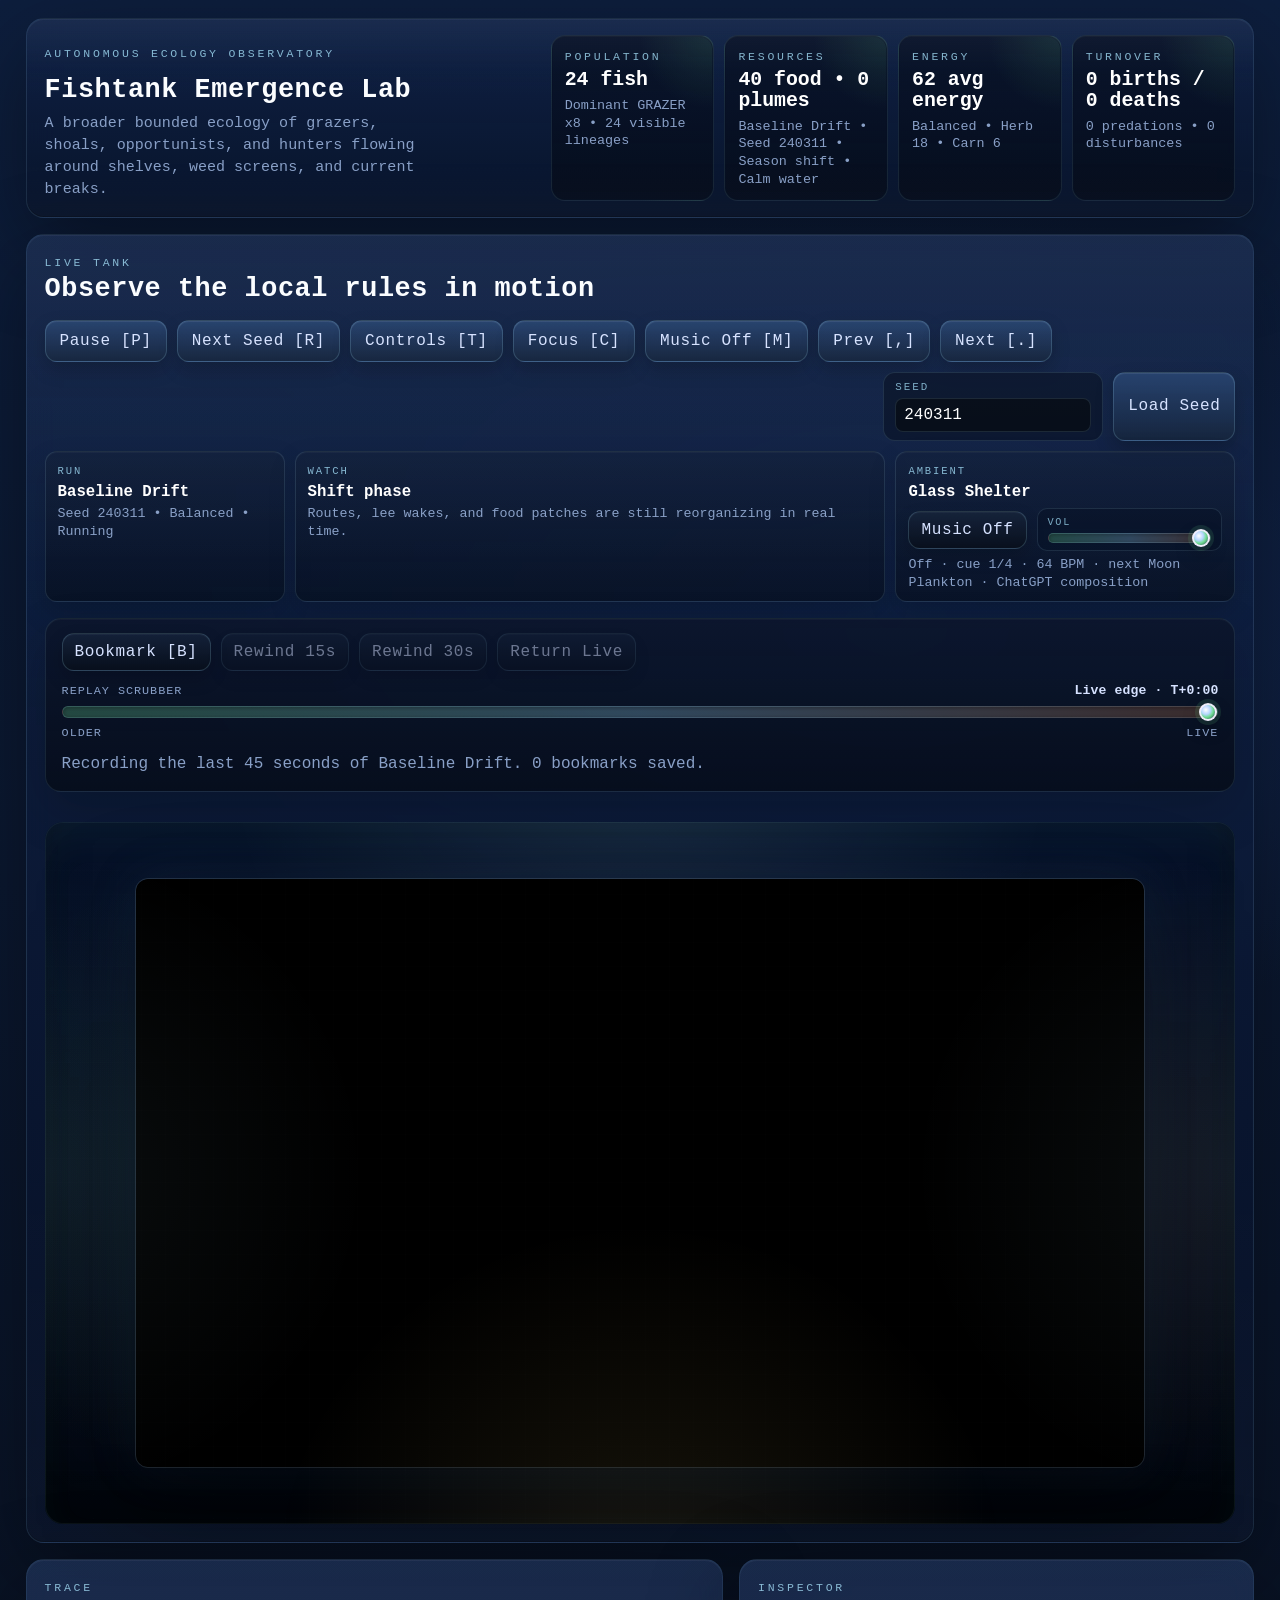
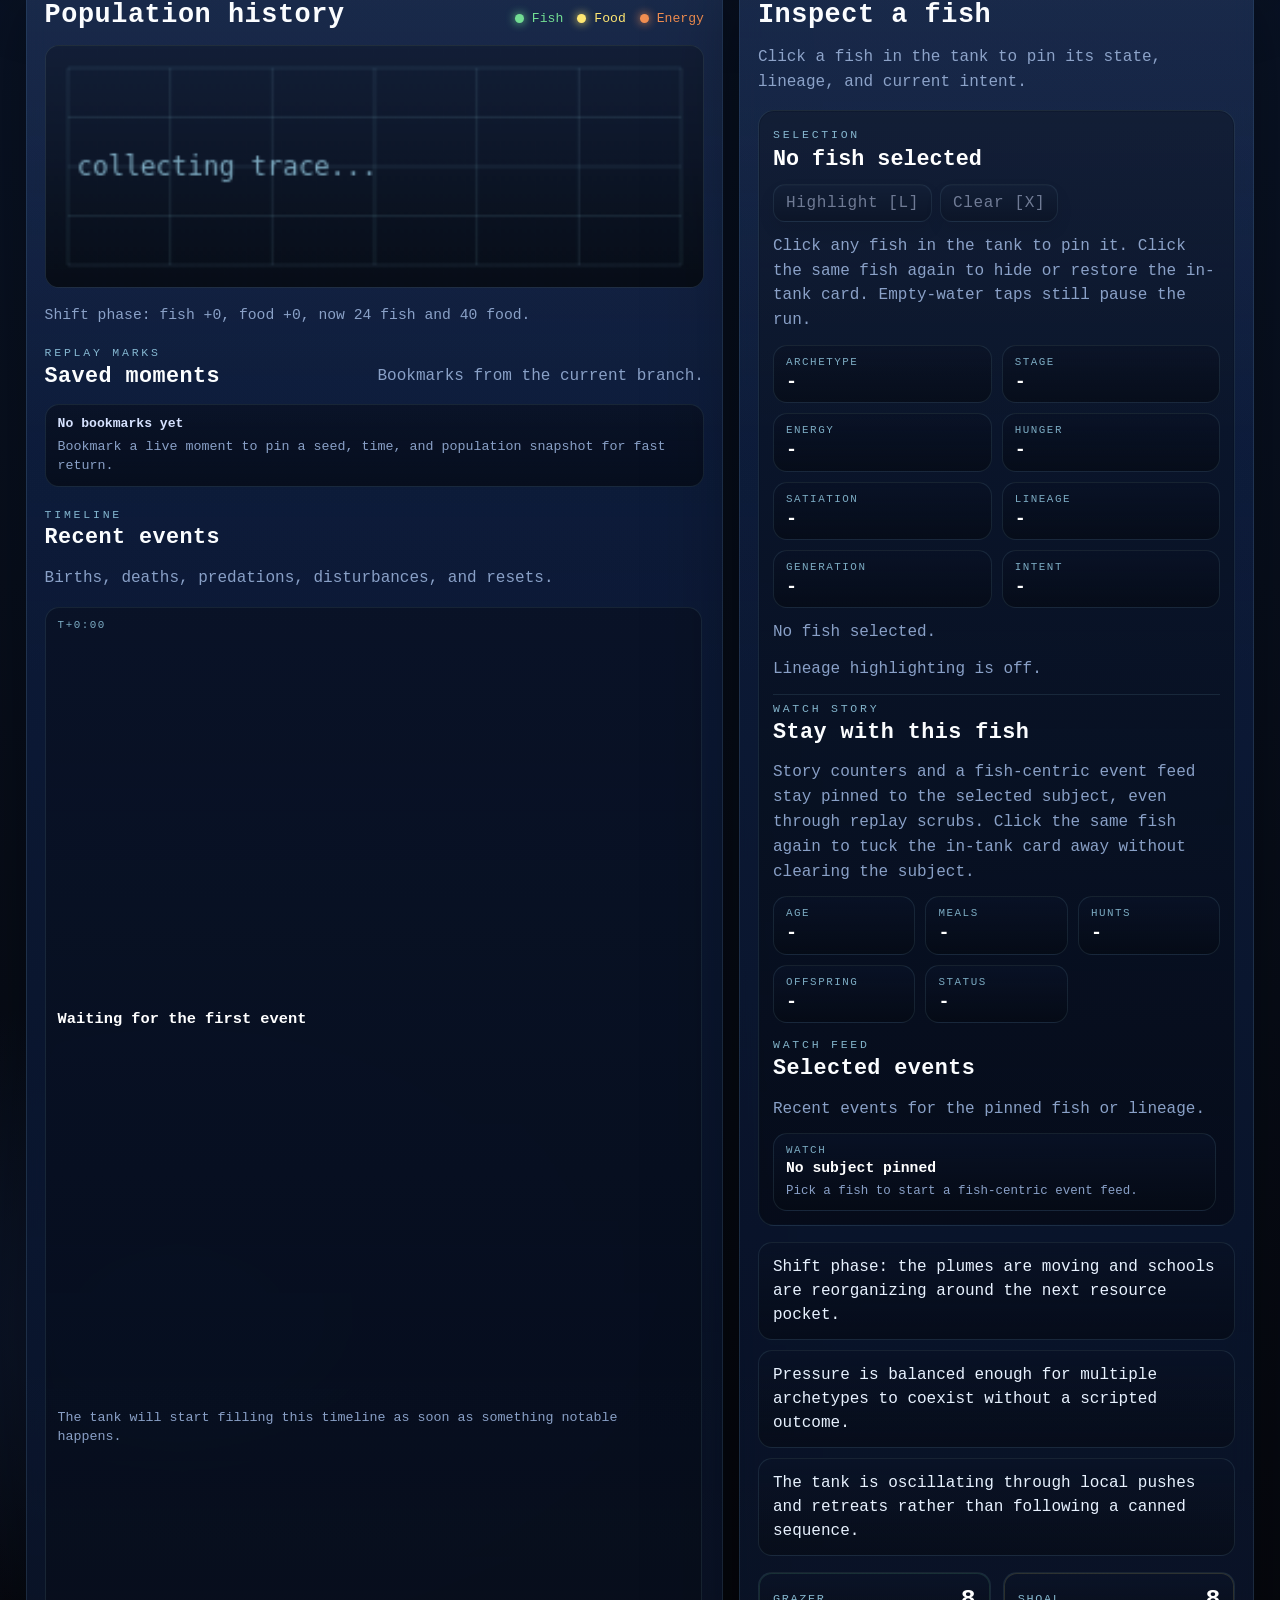
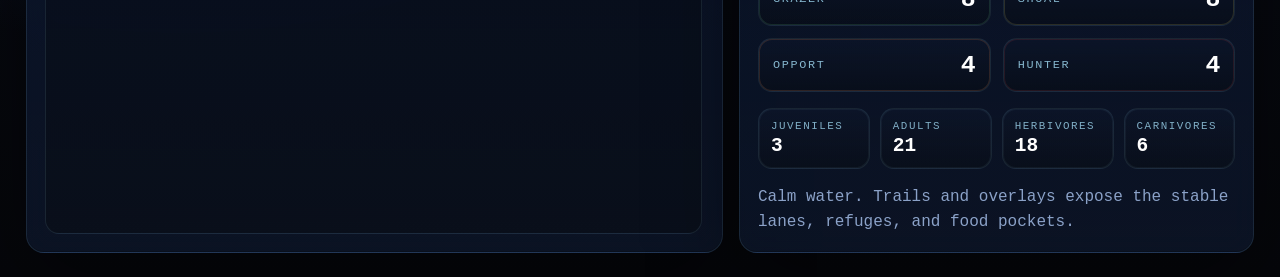
<file: index.html>
<!doctype html>
<html lang="en">
  <head>
    <meta charset="utf-8" />
    <meta name="viewport" content="width=device-width, initial-scale=1, viewport-fit=cover" />
    <title>Fishtank Ecology (VGA)</title>
    <meta name="description" content="A bounded VGA-style fish simulation for observing emergent behavior under resource pressure." />
    <meta
      http-equiv="Content-Security-Policy"
      content="default-src 'self'; script-src 'self'; style-src 'self'; img-src 'self' data:; font-src 'self'; connect-src 'self'; frame-src 'self'; object-src 'none'; base-uri 'none'; form-action 'none'; worker-src 'none'"
    />
    <meta name="referrer" content="no-referrer" />
    <link rel="stylesheet" href="style.css" />
  </head>
  <body>
    <main id="wrap">
      <section id="shell" aria-label="Fishtank emergence lab">
        <header class="panel" id="topbar">
          <div class="title-block">
            <p class="eyebrow">AUTONOMOUS ECOLOGY OBSERVATORY</p>
            <h1>Fishtank Emergence Lab</h1>
            <p class="lede">A broader bounded ecology of grazers, shoals, opportunists, and hunters flowing around shelves, weed screens, and current breaks.</p>
          </div>
          <div id="status-strip" aria-live="polite">
            <article class="metric-card">
              <span class="metric-label">Population</span>
              <strong id="stat-fish">0 fish</strong>
              <small id="stat-dominant">Dominant archetype pending</small>
            </article>
            <article class="metric-card">
              <span class="metric-label">Resources</span>
              <strong id="stat-food">0 food</strong>
              <small id="stat-season">Season shift</small>
            </article>
            <article class="metric-card">
              <span class="metric-label">Energy</span>
              <strong id="stat-energy">0 avg energy</strong>
              <small id="stat-pressure">Baseline pressure</small>
            </article>
            <article class="metric-card">
              <span class="metric-label">Turnover</span>
              <strong id="stat-turnover">0 births / 0 deaths</strong>
              <small id="stat-turnover-note">Waiting for the first cycle</small>
            </article>
          </div>
        </header>

        <section class="panel" id="tank-panel">
          <div class="panel-head">
            <div>
              <span class="panel-kicker">Live Tank</span>
              <h2>Observe the local rules in motion</h2>
            </div>
          </div>
          <div id="mobile-titlebar" aria-hidden="true">
            <span class="panel-kicker">Autonomous Ecology Observatory</span>
            <strong>Fishtank Emergence Lab</strong>
          </div>
          <div id="tank-toolbar">
            <div id="top-actions">
              <button type="button" class="chrome-button" id="pause-toggle">Pause [P]</button>
              <button type="button" class="chrome-button" id="reset-sim">Next Seed [R]</button>
              <button type="button" class="chrome-button" id="controls-toggle">Controls [T]</button>
              <button type="button" class="chrome-button" id="focus-mode">Focus [C]</button>
              <button type="button" class="chrome-button" id="fullscreen-toggle">Fullscreen [F]</button>
              <button type="button" class="chrome-button" id="music-toggle-toolbar" aria-pressed="false">Music Off [M]</button>
              <button type="button" class="chrome-button" id="music-prev">Prev [,]</button>
              <button type="button" class="chrome-button" id="music-next">Next [.]</button>
              <div class="seed-actions">
                <label class="seed-control" for="seed-input">
                  <span>Seed</span>
                  <input id="seed-input" type="number" min="1" step="1" inputmode="numeric" value="240311" />
                </label>
                <button type="button" class="chrome-button" id="apply-seed">Load Seed</button>
              </div>
            </div>
            <div id="tank-observation" aria-live="polite">
              <article class="observation-pill compact">
                <span class="overlay-label">Run</span>
                <strong id="overlay-run">Seed 0</strong>
                <small id="overlay-run-note">Balanced baseline</small>
              </article>
              <article class="observation-pill observation-wide">
                <span class="overlay-label">Watch</span>
                <strong id="overlay-watch">Stabilizing</strong>
                <small id="overlay-watch-note">Routes and shelters are still forming</small>
              </article>
              <article class="observation-pill music-pill" id="music-panel" aria-label="Ambient music">
                <span class="overlay-label">Ambient</span>
                <strong id="music-track-title">Glass Shelter</strong>
                <div class="music-controls">
                  <button type="button" class="chrome-button chrome-subtle" id="music-toggle" aria-pressed="false">Music Off</button>
                  <label class="music-volume" for="music-volume">
                    <span>Vol</span>
                    <input id="music-volume" type="range" min="0" max="100" step="1" value="38" aria-label="Ambient music volume" />
                  </label>
                </div>
                <small id="music-note">Off · 64 BPM · calm cue · ChatGPT composition</small>
              </article>
            </div>
          </div>
          <div id="tank-replay-bar" aria-label="Replay controls">
            <div class="replay-toolbar" aria-label="Replay and bookmark controls">
              <button type="button" class="chrome-button chrome-subtle" id="replay-bookmark">Bookmark [B]</button>
              <button type="button" class="chrome-button chrome-subtle" id="replay-rewind-short">Rewind 15s</button>
              <button type="button" class="chrome-button chrome-subtle" id="replay-rewind-long">Rewind 30s</button>
              <button type="button" class="chrome-button chrome-subtle" id="replay-live">Return Live</button>
            </div>
            <div class="replay-scrubber">
              <div class="replay-scrub-meta">
                <span>Replay scrubber</span>
                <strong id="replay-scrub-label">Live edge</strong>
              </div>
              <input type="range" id="replay-scrubber" min="0" max="1" step="1" value="1" aria-label="Replay scrubber">
              <div class="replay-scrub-scale" aria-hidden="true">
                <span>Older</span>
                <span>Live</span>
              </div>
            </div>
            <p id="replay-note" class="card-note">Recording the last 45 seconds of the current run for quick rewinds and bookmarks.</p>
          </div>
          <div id="tank-stage">
            <canvas id="game" width="320" height="200" aria-label="Fishtank ecology simulation canvas"></canvas>
          </div>
        </section>

        <section id="bottom-dock">
          <section class="panel dock-card" id="control-panel">
            <div class="card-head">
              <div>
                <span class="panel-kicker">Controls</span>
                <h2>Tune the constraints</h2>
              </div>
              <div class="drawer-head">
                <p>Real-time pressure controls.</p>
                <button type="button" class="chrome-button chrome-subtle" id="controls-close">Close [T]</button>
              </div>
            </div>
            <div class="control-grid">
              <label class="control" for="control-food">
                <span class="control-label-row">
                  <span>Food Flow</span>
                  <strong id="control-food-value">1.00x</strong>
                </span>
                <input id="control-food" type="range" min="65" max="185" value="100" step="1" />
                <small>Higher values raise food caps and shorten spawn intervals.</small>
              </label>
              <label class="control" for="control-metabolism">
                <span class="control-label-row">
                  <span>Metabolism</span>
                  <strong id="control-metabolism-value">1.00x</strong>
                </span>
                <input id="control-metabolism" type="range" min="70" max="150" value="100" step="1" />
                <small>Controls how quickly movement and lean seasons drain energy.</small>
              </label>
              <label class="control" for="control-fertility">
                <span class="control-label-row">
                  <span>Fertility</span>
                  <strong id="control-fertility-value">1.00x</strong>
                </span>
                <input id="control-fertility" type="range" min="75" max="135" value="100" step="1" />
                <small>Higher fertility lowers the energy threshold needed to split.</small>
              </label>
              <label class="control" for="control-season">
                <span class="control-label-row">
                  <span>Season Pace</span>
                  <strong id="control-season-value">1.00x</strong>
                </span>
                <input id="control-season" type="range" min="35" max="200" value="100" step="1" />
                <small>Speeds up or slows down bloom and lean cycles.</small>
              </label>
            </div>
            <div class="preset-row scenario-row" aria-label="Experiment scenarios">
              <span class="preset-tag">Scenario Lab</span>
              <div class="preset-buttons">
                <button type="button" class="preset-button" data-scenario="baseline">Baseline</button>
                <button type="button" class="preset-button" data-scenario="nursery_pressure">Nursery</button>
                <button type="button" class="preset-button" data-scenario="predator_bloom">Predator Bloom</button>
                <button type="button" class="preset-button" data-scenario="lean_recovery">Lean Recovery</button>
                <button type="button" class="preset-button" data-scenario="murky_shock">Murky Shock</button>
              </div>
            </div>
            <p id="scenario-note" class="card-note">Baseline drift. Balanced pressure and a standard seeded population for comparing routes, wakes, and slow turnover.</p>
            <div class="preset-row" aria-label="Experiment presets">
              <span class="preset-tag">Presets</span>
              <div class="preset-buttons">
                <button type="button" class="preset-button" data-preset="scarce">Scarce</button>
                <button type="button" class="preset-button" data-preset="balanced">Balanced</button>
                <button type="button" class="preset-button" data-preset="bloom">Bloom</button>
                <button type="button" class="preset-button" data-preset="volatile">Volatile</button>
              </div>
            </div>
            <p id="preset-note" class="card-note">Balanced baseline. Good for watching slow ecological turnover.</p>
            <div class="preset-row view-row" aria-label="View toggles">
              <span class="preset-tag">View</span>
              <div class="preset-buttons">
                <button type="button" class="preset-button" data-view="trails">Trails</button>
                <button type="button" class="preset-button" data-view="foodMap">Food Map</button>
                <button type="button" class="preset-button" data-view="current">Current</button>
              </div>
            </div>
            <p class="card-note">Toggle lineage trails, nutrient density, and current arrows to inspect lee wakes, shelter pockets, and feeding lanes around formations.</p>
            <div class="shortcut-row">
              <span>P / Space / Esc pause</span>
              <span>R / Enter advance to the next seed</span>
              <span>T toggles the control drawer</span>
              <span>Tap the tank to pause</span>
            </div>
          </section>

          <section class="panel dock-card" id="history-panel">
            <div class="card-head">
              <div>
                <span class="panel-kicker">Trace</span>
                <h2>Population history</h2>
              </div>
              <p class="chart-key" aria-label="Fish, food, and average energy">
                <span class="chart-key-item fish">Fish</span>
                <span class="chart-key-item food">Food</span>
                <span class="chart-key-item energy">Energy</span>
              </p>
            </div>
            <canvas id="history" width="300" height="110" aria-label="Simulation history chart"></canvas>
            <p id="history-note" class="card-note">Sampling the tank...</p>
            <div class="card-head compact-head">
              <div>
                <span class="panel-kicker">Replay Marks</span>
                <h2>Saved moments</h2>
              </div>
              <p>Bookmarks from the current branch.</p>
            </div>
            <div id="bookmark-list" aria-live="polite">
              <article class="bookmark-chip bookmark-empty">
                <strong>No bookmarks yet</strong>
                <small>Bookmark a live moment to pin a seed, time, and population snapshot for fast return.</small>
              </article>
            </div>
            <div class="card-head compact-head">
              <div>
                <span class="panel-kicker">Timeline</span>
                <h2>Recent events</h2>
              </div>
              <p>Births, deaths, predations, disturbances, and resets.</p>
            </div>
            <div id="event-stream" aria-live="polite">
              <article class="event-item">
                <span class="event-time">T+0.0s</span>
                <strong>Waiting for the first event</strong>
                <small>The tank will start filling this timeline as soon as something notable happens.</small>
              </article>
            </div>
          </section>

          <section class="panel dock-card" id="insight-panel">
            <div class="card-head">
              <div>
                <span class="panel-kicker">Inspector</span>
                <h2>Inspect a fish</h2>
              </div>
              <p>Click a fish in the tank to pin its state, lineage, and current intent.</p>
            </div>
            <div id="inspector-panel">
              <div class="inspector-head">
                <div>
                  <span class="panel-kicker" id="inspect-kicker">Selection</span>
                  <h3 id="inspect-name">No fish selected</h3>
                </div>
                <div class="inspector-actions">
                  <button type="button" class="chrome-button chrome-subtle" id="inspect-highlight">Highlight [L]</button>
                  <button type="button" class="chrome-button chrome-subtle" id="inspect-clear">Clear [X]</button>
                </div>
              </div>
              <p id="inspect-summary" class="card-note">Click any fish in the tank to pin it. Click the same fish again to hide or restore the in-tank card. Empty-water taps still pause the run.</p>
              <div id="inspect-grid" aria-label="Selected fish stats">
                <article class="inspect-chip">
                  <span>Archetype</span>
                  <strong id="inspect-archetype">-</strong>
                </article>
                <article class="inspect-chip">
                  <span>Stage</span>
                  <strong id="inspect-stage">-</strong>
                </article>
                <article class="inspect-chip">
                  <span>Energy</span>
                  <strong id="inspect-energy">-</strong>
                </article>
                <article class="inspect-chip">
                  <span>Hunger</span>
                  <strong id="inspect-hunger">-</strong>
                </article>
                <article class="inspect-chip">
                  <span>Satiation</span>
                  <strong id="inspect-satiation">-</strong>
                </article>
                <article class="inspect-chip">
                  <span>Lineage</span>
                  <strong id="inspect-lineage">-</strong>
                </article>
                <article class="inspect-chip">
                  <span>Generation</span>
                  <strong id="inspect-generation">-</strong>
                </article>
                <article class="inspect-chip">
                  <span>Intent</span>
                  <strong id="inspect-intent">-</strong>
                </article>
              </div>
              <p id="inspect-target" class="card-note">No fish selected.</p>
              <p id="inspect-lineage-note" class="card-note">Lineage highlighting is off.</p>
              <div id="watch-panel" aria-label="Watchability tools for the selected fish">
                <div class="card-head compact-head">
                  <div>
                    <span class="panel-kicker">Watch Story</span>
                    <h2>Stay with this fish</h2>
                  </div>
                  <p>Story counters and a fish-centric event feed stay pinned to the selected subject, even through replay scrubs. Click the same fish again to tuck the in-tank card away without clearing the subject.</p>
                </div>
                <div id="watch-grid" aria-label="Selected fish story stats">
                  <article class="inspect-chip watch-chip">
                    <span>Age</span>
                    <strong id="watch-age">-</strong>
                  </article>
                  <article class="inspect-chip watch-chip">
                    <span>Meals</span>
                    <strong id="watch-meals">-</strong>
                  </article>
                  <article class="inspect-chip watch-chip">
                    <span>Hunts</span>
                    <strong id="watch-hunts">-</strong>
                  </article>
                  <article class="inspect-chip watch-chip">
                    <span>Offspring</span>
                    <strong id="watch-offspring">-</strong>
                  </article>
                  <article class="inspect-chip watch-chip">
                    <span>Status</span>
                    <strong id="watch-status">-</strong>
                  </article>
                </div>
                <div class="card-head compact-head">
                  <div>
                    <span class="panel-kicker">Watch Feed</span>
                    <h2>Selected events</h2>
                  </div>
                  <p id="watch-feed-note">Recent events for the pinned fish or lineage.</p>
                </div>
                <div id="watch-feed" aria-live="polite">
                  <article class="event-item">
                    <span class="event-time">Watch</span>
                    <strong>No subject pinned</strong>
                    <small>Pick a fish to start a fish-centric event feed.</small>
                  </article>
                </div>
              </div>
            </div>
            <div class="callout-stack">
              <p class="callout" id="season-callout">Seasonal pressure is stable.</p>
              <p class="callout" id="pressure-callout">Energy turnover is still settling.</p>
              <p class="callout" id="cycle-callout">Waiting for the first visible cycle.</p>
            </div>
            <div id="archetype-grid" aria-label="Archetype counts">
              <article class="archetype-chip grazer">
                <span>Grazer</span>
                <strong id="arch-grazer">0</strong>
              </article>
              <article class="archetype-chip shoaler">
                <span>Shoal</span>
                <strong id="arch-shoaler">0</strong>
              </article>
              <article class="archetype-chip opportunist">
                <span>Opport</span>
                <strong id="arch-opportunist">0</strong>
              </article>
              <article class="archetype-chip hunter">
                <span>Hunter</span>
                <strong id="arch-hunter">0</strong>
              </article>
            </div>
            <div id="split-grid" aria-label="Population splits">
              <article class="split-chip">
                <span>Juveniles</span>
                <strong id="split-juvenile">0</strong>
              </article>
              <article class="split-chip">
                <span>Adults</span>
                <strong id="split-adult">0</strong>
              </article>
              <article class="split-chip">
                <span>Herbivores</span>
                <strong id="split-herbivore">0</strong>
              </article>
              <article class="split-chip">
                <span>Carnivores</span>
                <strong id="split-carnivore">0</strong>
              </article>
            </div>
            <p id="disturbance-note" class="card-note">Calm water. Trails and overlays expose the stable lanes, refuges, and food pockets.</p>
          </section>
        </section>

        <div id="noscript">
          <p>Fishtank needs JavaScript enabled.</p>
        </div>
      </section>
      <button type="button" id="control-scrim" aria-label="Close control drawer"></button>
    </main>
    <script src="music.js"></script>
    <script src="game.js"></script>
  </body>
</html>
</file>
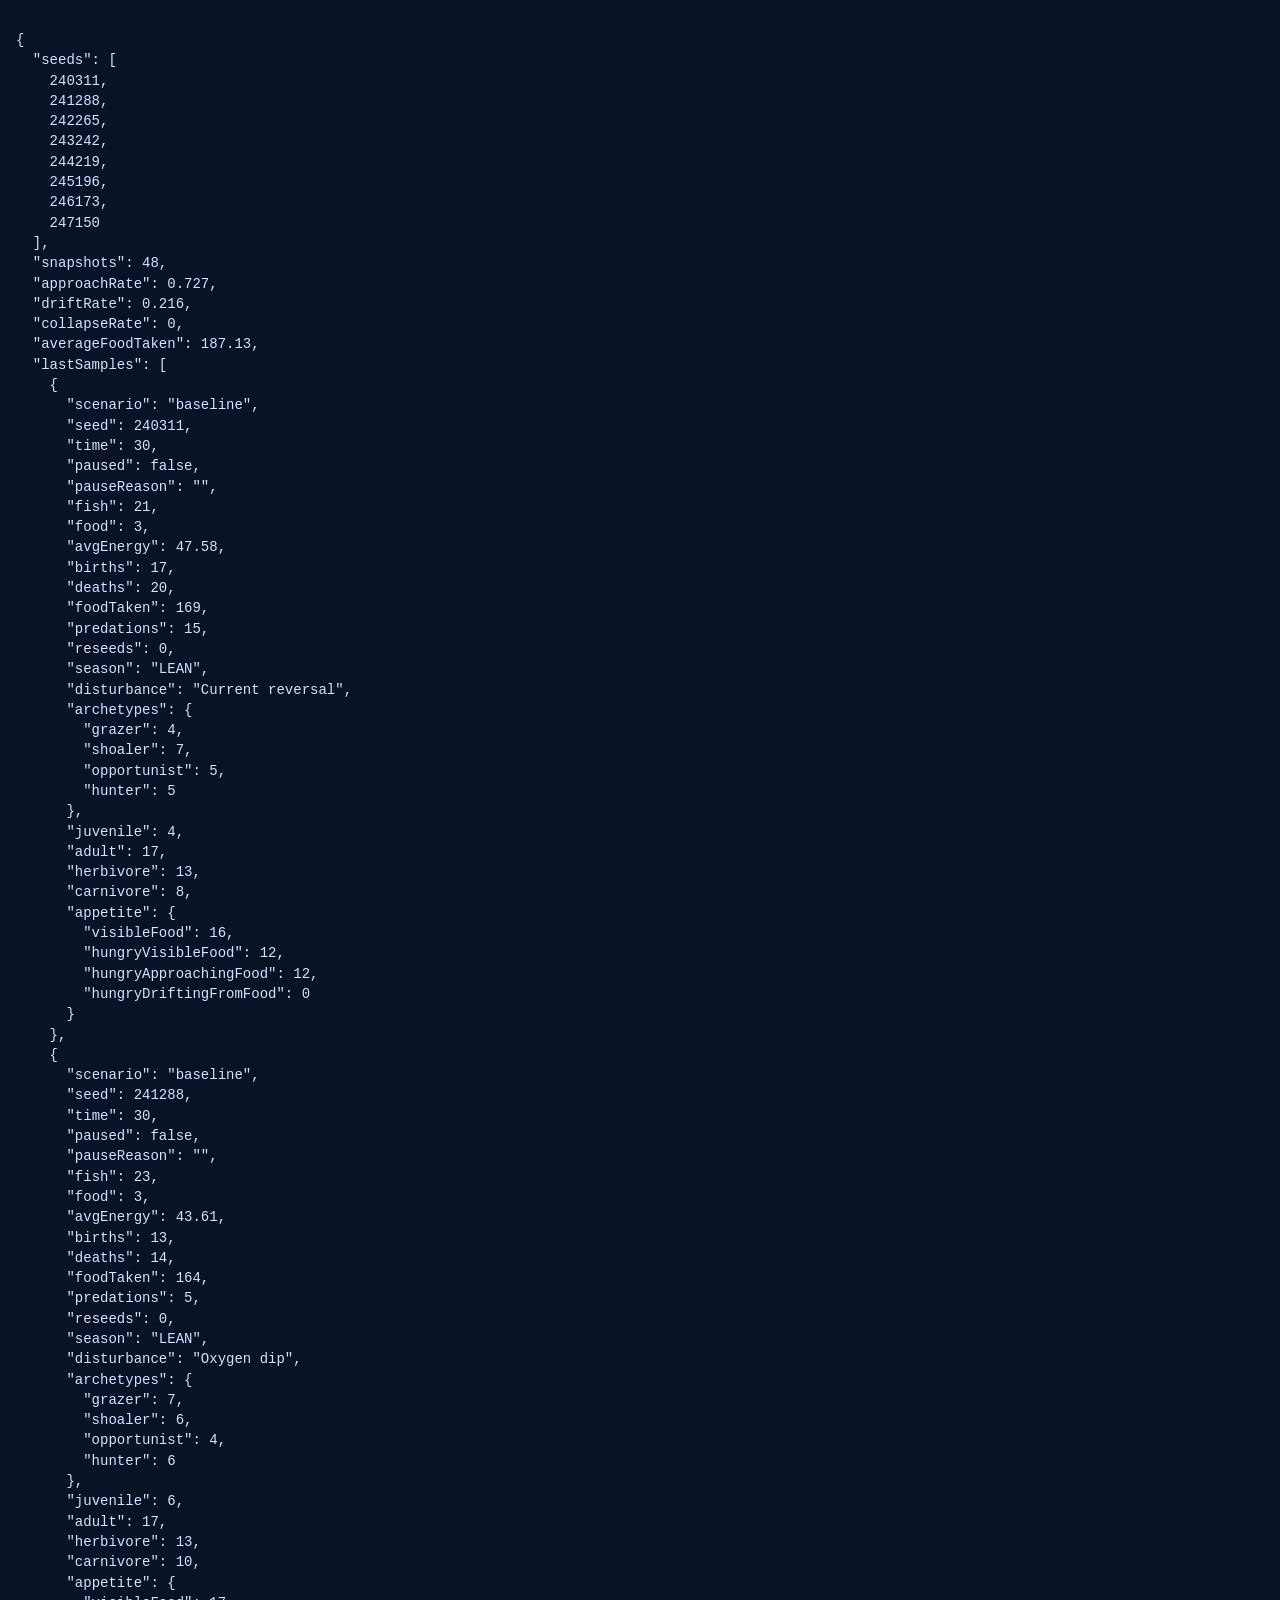
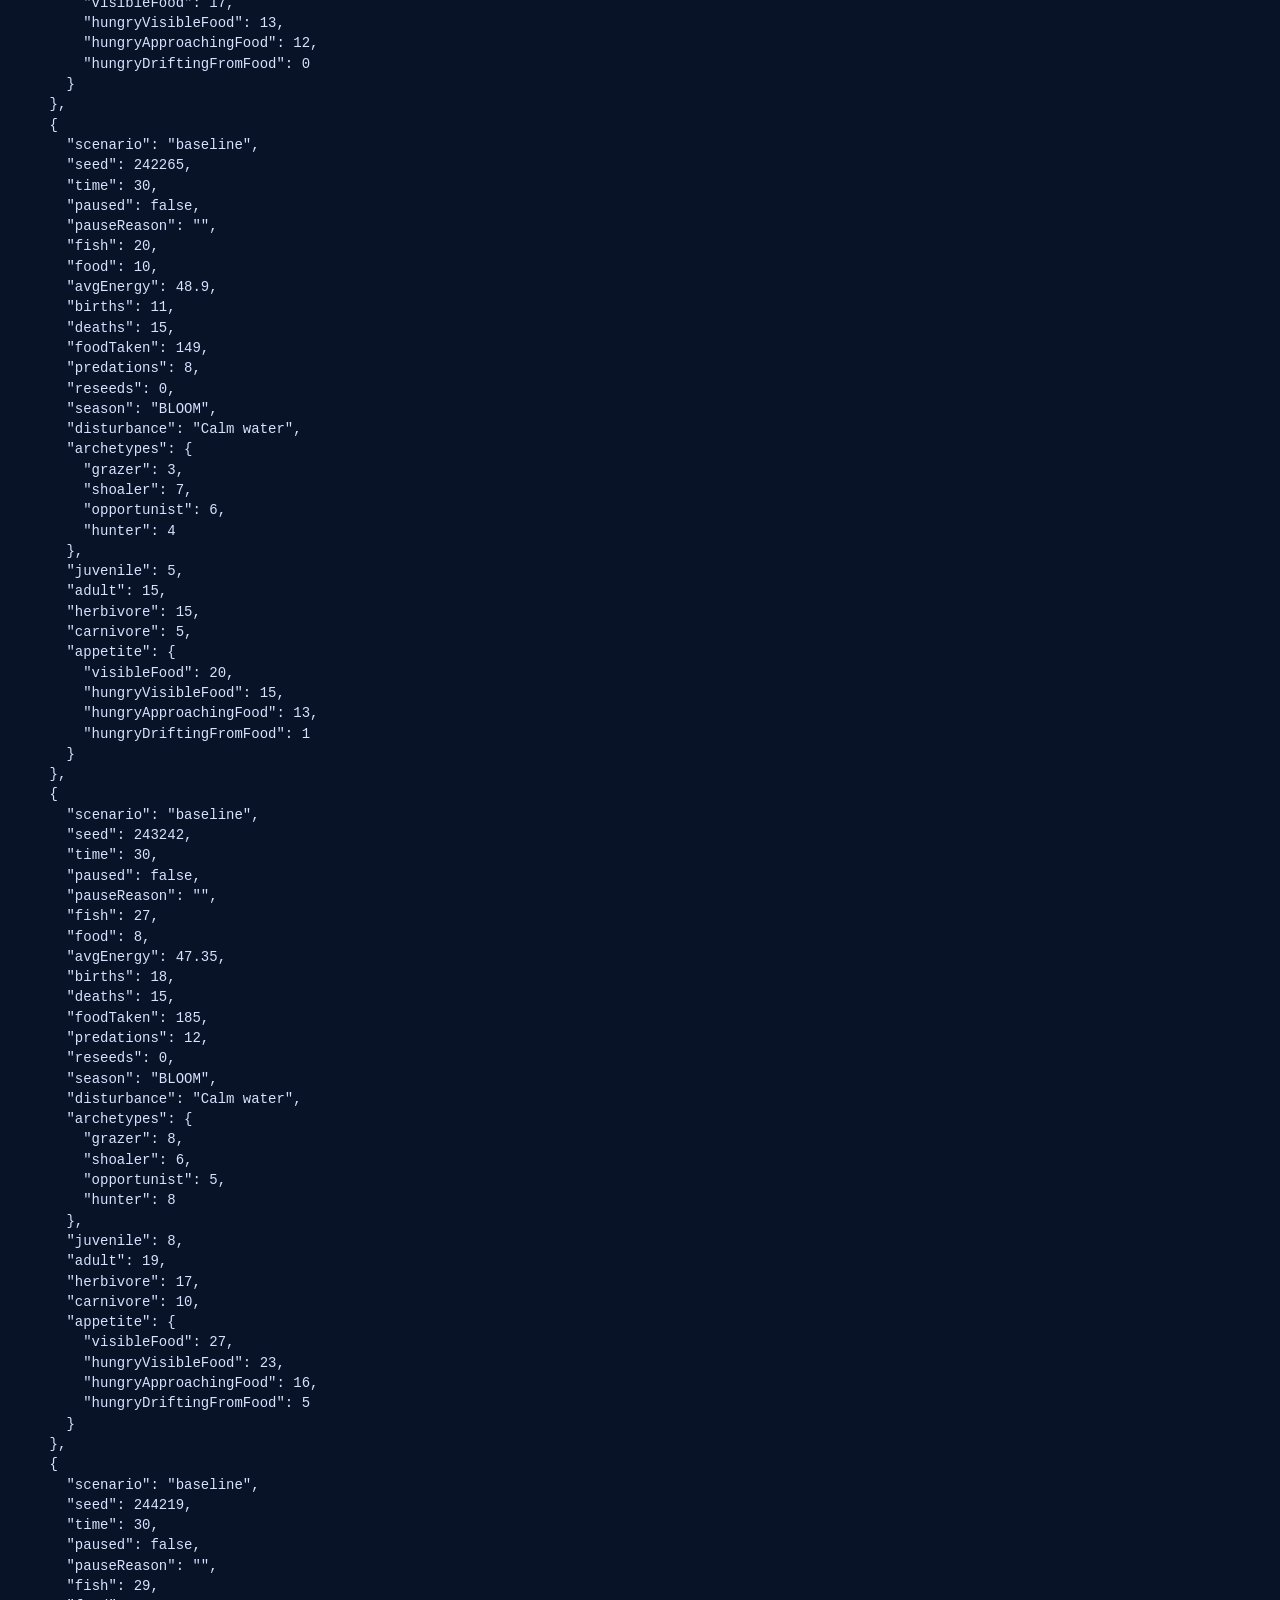
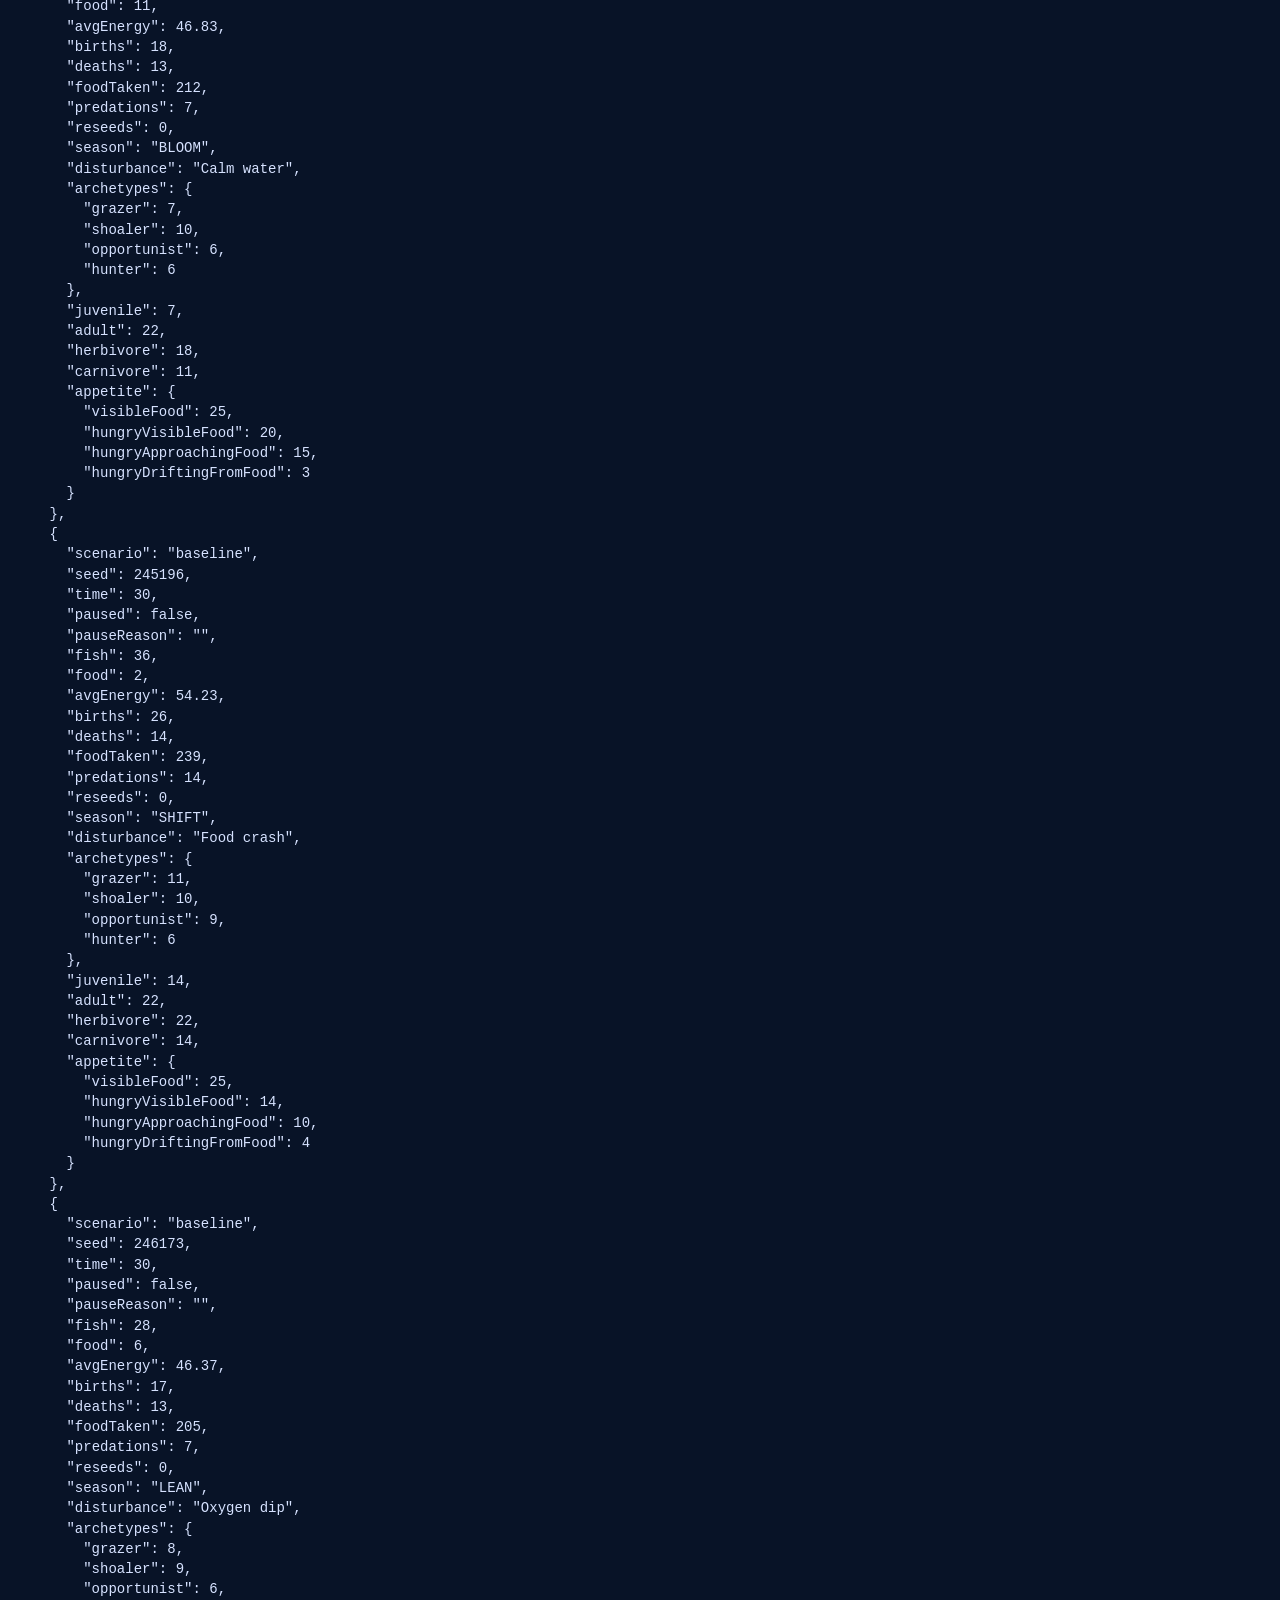
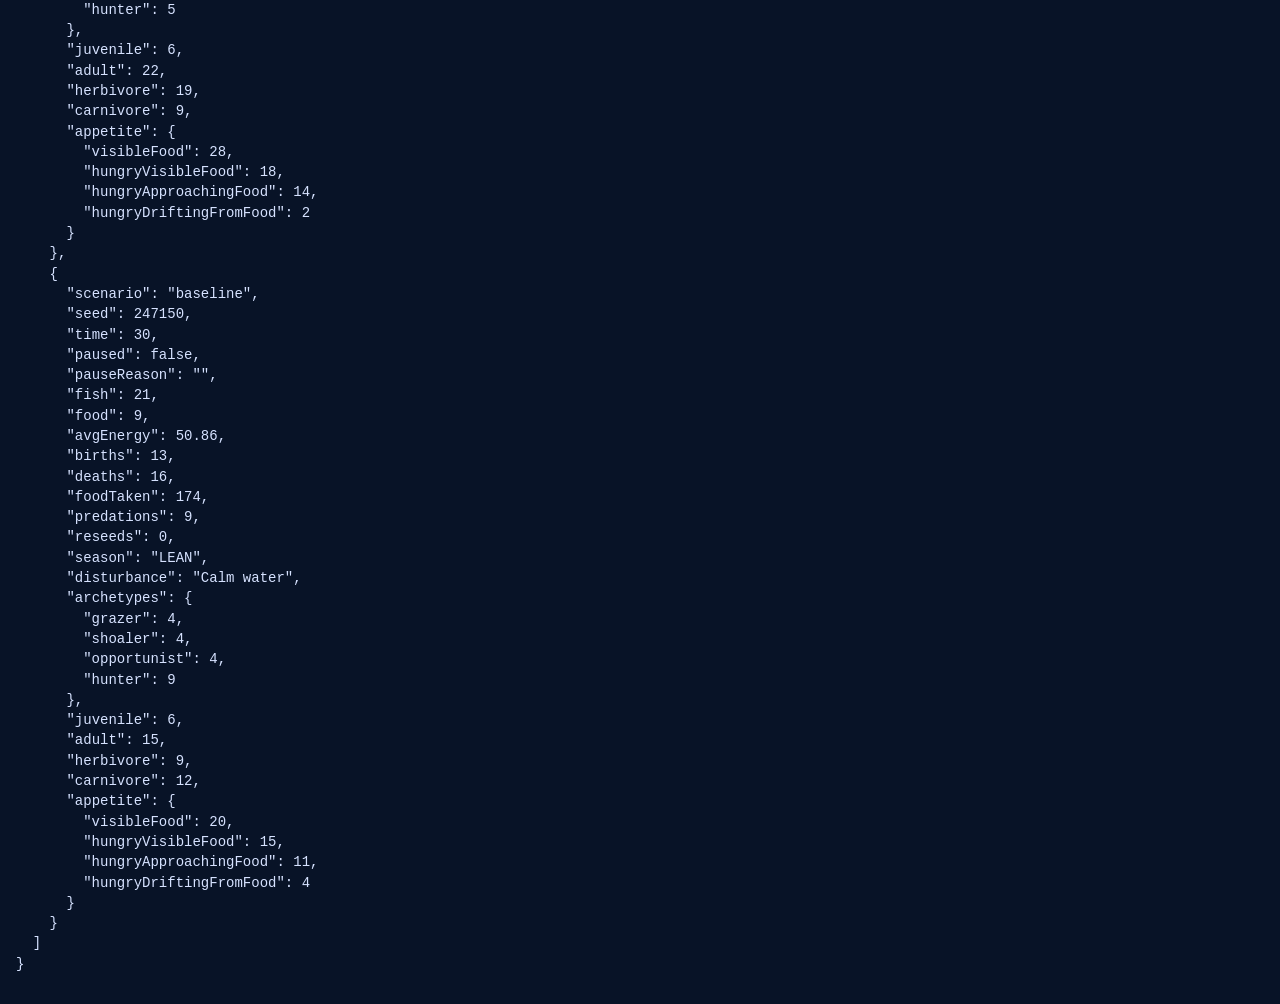
<file: seed-audit.html>
<!doctype html>
<html lang="en">
  <head>
    <meta charset="utf-8" />
    <meta name="viewport" content="width=device-width, initial-scale=1" />
    <title>Fishtank Seed Audit</title>
    <meta
      http-equiv="Content-Security-Policy"
      content="default-src 'self'; script-src 'self'; style-src 'self'; img-src 'self' data:; font-src 'self'; frame-src 'self'; object-src 'none'; base-uri 'none'; form-action 'none'; worker-src 'none'"
    />
    <meta name="referrer" content="no-referrer" />
    <link rel="stylesheet" href="seed-audit.css" />
  </head>
  <body>
    <pre id="out">running audit...</pre>
    <iframe id="sim" src="./index.html" title="seed audit frame" sandbox="allow-same-origin allow-scripts"></iframe>
    <script src="seed-audit.js"></script>
  </body>
</html>
</file>
<file: style.css>
:root {
  --bg0: #05060a;
  --bg1: #071126;
  --bg2: #0d1e3d;
  --frame: #1d2a4a;
  --frame-hi: #2d4a7a;
  --text: #d6e2ff;
  --muted: #89a0c7;
  --panel: rgba(7, 17, 38, 0.76);
  --panel-hi: rgba(16, 34, 71, 0.84);
  --line: rgba(168, 230, 255, 0.12);
  --glow: rgba(51, 106, 170, 0.26);
  --fish: #6ddc8f;
  --food: #ffe66d;
  --energy: #f08a4b;
  --danger: #d64545;
}

* {
  box-sizing: border-box;
}

html,
body {
  min-height: 100%;
}

body {
  margin: 0;
  color: var(--text);
  background:
    radial-gradient(1200px 700px at 70% 18%, rgba(18, 38, 79, 0.95) 0%, transparent 60%),
    radial-gradient(900px 600px at 14% 84%, rgba(14, 26, 51, 0.92) 0%, transparent 55%),
    linear-gradient(180deg, var(--bg2), var(--bg0));
  overflow-x: hidden;
  font-family: ui-monospace, SFMono-Regular, Menlo, Monaco, Consolas, "Liberation Mono", "Courier New", monospace;
}

body::before {
  content: "";
  position: fixed;
  inset: 0;
  pointer-events: none;
  background:
    linear-gradient(rgba(255, 255, 255, 0.02) 1px, transparent 1px),
    linear-gradient(90deg, rgba(255, 255, 255, 0.015) 1px, transparent 1px);
  background-size: 100% 24px, 24px 100%;
  opacity: 0.22;
}

#wrap {
  min-height: 100vh;
  padding: 18px clamp(14px, 2vw, 28px) 24px;
  display: flex;
  justify-content: center;
}

#shell {
  width: min(1780px, 100%);
  min-width: 0;
  display: grid;
  grid-template-columns: 1fr;
  grid-template-areas:
    "topbar"
    "tank-panel"
    "bottom-dock";
  align-items: stretch;
  gap: 16px;
}

.panel {
  position: relative;
  min-width: 0;
  overflow: hidden;
  border: 1px solid rgba(168, 230, 255, 0.12);
  border-radius: 18px;
  background:
    linear-gradient(180deg, rgba(23, 43, 79, 0.20), transparent 38%),
    linear-gradient(180deg, var(--panel-hi), var(--panel));
  box-shadow:
    0 30px 90px rgba(0, 0, 0, 0.38),
    0 1px 0 rgba(255, 255, 255, 0.05) inset,
    0 -1px 0 rgba(0, 0, 0, 0.25) inset;
  backdrop-filter: blur(14px);
}

.panel::before {
  content: "";
  position: absolute;
  inset: 0;
  pointer-events: none;
  background: linear-gradient(180deg, rgba(255, 255, 255, 0.04), transparent 26%, transparent 72%, rgba(255, 255, 255, 0.02));
}

.eyebrow,
.panel-kicker,
.metric-label {
  display: inline-block;
  text-transform: uppercase;
  letter-spacing: 0.24em;
  font-size: 0.72rem;
  color: rgba(168, 230, 255, 0.76);
}

#topbar {
  grid-area: topbar;
  padding: 16px 18px;
  display: grid;
  grid-template-columns: minmax(260px, 0.92fr) minmax(520px, 1.28fr);
  gap: 14px;
  align-items: center;
}

.title-block h1,
.panel-head h2,
.card-head h2 {
  margin: 0.3rem 0 0;
  font-size: clamp(1.28rem, 2.1vw, 2.1rem);
  line-height: 1.05;
  letter-spacing: 0.02em;
  color: #fbfdff;
}

.lede,
.panel-head p,
.card-head p,
.card-note {
  margin: 0;
  color: var(--muted);
  line-height: 1.55;
}

.lede {
  margin-top: 0.55rem;
  max-width: 44ch;
  font-size: 0.94rem;
  line-height: 1.45;
}

#status-strip {
  display: grid;
  grid-template-columns: repeat(4, minmax(0, 1fr));
  gap: 10px;
}

.metric-card {
  min-width: 0;
  min-height: 84px;
  padding: 11px 13px;
  border: 1px solid rgba(168, 230, 255, 0.10);
  border-radius: 14px;
  background:
    radial-gradient(circle at 100% 0%, rgba(109, 220, 143, 0.12), transparent 32%),
    linear-gradient(180deg, rgba(9, 18, 38, 0.82), rgba(5, 10, 20, 0.62));
  box-shadow:
    0 1px 0 rgba(255, 255, 255, 0.04) inset,
    0 0 0 1px rgba(7, 17, 38, 0.55) inset;
}

.metric-card strong {
  display: block;
  margin-top: 5px;
  font-size: clamp(1.08rem, 1.55vw, 1.55rem);
  line-height: 1.05;
  color: #ffffff;
}

.metric-card small {
  display: block;
  margin-top: 6px;
  color: var(--muted);
  line-height: 1.32;
  font-size: 0.84rem;
}

#tank-panel,
.dock-card {
  padding: 18px;
}

#tank-panel {
  grid-area: tank-panel;
  min-width: 0;
  display: grid;
  gap: 16px;
  align-self: start;
}

#control-panel,
#history-panel,
#insight-panel {
  grid-area: auto;
}

.panel-head,
.card-head {
  display: flex;
  justify-content: space-between;
  align-items: flex-end;
  gap: 16px;
  flex-wrap: wrap;
}

.compact-head h2 {
  font-size: clamp(1.05rem, 1.7vw, 1.45rem);
}

#top-actions {
  display: flex;
  flex-wrap: wrap;
  align-items: stretch;
  gap: 10px;
}

.seed-actions {
  min-width: min(100%, 300px);
  display: flex;
  flex: 1 1 320px;
  justify-content: flex-end;
  align-items: stretch;
  gap: 10px;
}

#tank-toolbar {
  display: grid;
  grid-template-columns: minmax(0, 1fr);
  gap: 10px;
  align-items: center;
}

#tank-observation {
  display: grid;
  grid-template-columns: minmax(180px, 240px) minmax(0, 1fr) minmax(260px, 340px);
  gap: 10px;
  align-items: stretch;
}

.observation-pill {
  min-width: 0;
  padding: 9px 12px;
  border: 1px solid rgba(168, 230, 255, 0.12);
  border-radius: 12px;
  background:
    linear-gradient(180deg, rgba(17, 31, 58, 0.72), rgba(6, 12, 23, 0.58));
  box-shadow:
    0 12px 28px rgba(0, 0, 0, 0.16),
    inset 0 1px 0 rgba(255, 255, 255, 0.03);
}

.observation-pill.compact {
  max-width: 280px;
}

.observation-pill.observation-wide {
  min-width: 0;
}

.music-pill {
  min-width: 0;
}

.music-controls {
  display: grid;
  grid-template-columns: auto minmax(140px, 1fr);
  gap: 10px;
  align-items: center;
  margin-top: 8px;
}

.music-volume {
  min-width: 0;
  padding: 7px 10px;
  display: grid;
  gap: 5px;
  border: 1px solid rgba(168, 230, 255, 0.12);
  border-radius: 10px;
  background: rgba(7, 17, 38, 0.56);
}

.music-volume span {
  text-transform: uppercase;
  letter-spacing: 0.16em;
  font-size: 0.64rem;
  color: rgba(168, 230, 255, 0.72);
}

.music-volume input[type='range'] {
  height: 10px;
}

#music-toggle[data-state='active'] {
  border-color: rgba(109, 220, 143, 0.34);
  background:
    linear-gradient(180deg, rgba(34, 73, 53, 0.82), rgba(10, 32, 22, 0.96));
}

#music-toggle[data-state='loading'] {
  border-color: rgba(168, 230, 255, 0.24);
  background:
    linear-gradient(180deg, rgba(53, 78, 110, 0.82), rgba(16, 29, 49, 0.96));
}

.chrome-button {
  appearance: none;
  border: 1px solid rgba(168, 230, 255, 0.18);
  border-radius: 12px;
  padding: 11px 14px;
  color: var(--text);
  background:
    linear-gradient(180deg, rgba(42, 74, 122, 0.72), rgba(18, 34, 59, 0.96));
  font: inherit;
  letter-spacing: 0.04em;
  cursor: pointer;
  transition:
    transform 120ms ease,
    border-color 120ms ease,
    box-shadow 120ms ease;
  box-shadow:
    0 8px 18px rgba(0, 0, 0, 0.22),
    0 1px 0 rgba(255, 255, 255, 0.08) inset;
}

.chrome-button:hover,
.chrome-button:focus-visible {
  border-color: rgba(168, 230, 255, 0.32);
  box-shadow:
    0 10px 22px rgba(0, 0, 0, 0.28),
    0 0 0 1px rgba(109, 220, 143, 0.28);
  transform: translateY(-1px);
  outline: none;
}

.chrome-button:active {
  transform: translateY(0);
}

.chrome-button:disabled {
  opacity: 0.48;
  cursor: default;
  transform: none;
  box-shadow:
    0 6px 14px rgba(0, 0, 0, 0.14),
    0 1px 0 rgba(255, 255, 255, 0.04) inset;
}

.chrome-button[data-state='paused'] {
  border-color: rgba(109, 220, 143, 0.38);
  background:
    linear-gradient(180deg, rgba(50, 95, 65, 0.78), rgba(18, 49, 33, 0.96));
}

.chrome-button[data-state='active'] {
  border-color: rgba(168, 230, 255, 0.34);
  background:
    linear-gradient(180deg, rgba(66, 92, 128, 0.82), rgba(20, 38, 66, 0.96));
}

.chrome-button.chrome-subtle {
  padding: 9px 12px;
  background:
    linear-gradient(180deg, rgba(21, 35, 59, 0.86), rgba(8, 15, 28, 0.94));
  box-shadow:
    0 8px 18px rgba(0, 0, 0, 0.18),
    0 1px 0 rgba(255, 255, 255, 0.04) inset;
}

.seed-control {
  min-width: 138px;
  flex: 1 1 170px;
  max-width: 220px;
  padding: 8px 11px;
  display: grid;
  gap: 5px;
  border: 1px solid rgba(168, 230, 255, 0.12);
  border-radius: 12px;
  background: rgba(7, 17, 38, 0.72);
}

#apply-seed {
  flex: 0 0 auto;
  white-space: nowrap;
}

.seed-control span {
  text-transform: uppercase;
  letter-spacing: 0.18em;
  font-size: 0.68rem;
  color: rgba(168, 230, 255, 0.72);
}

.seed-control input {
  width: 100%;
  border: 1px solid rgba(168, 230, 255, 0.12);
  border-radius: 8px;
  padding: 7px 8px;
  color: #ffffff;
  background: rgba(4, 10, 21, 0.92);
  font: inherit;
}

.seed-control input:focus-visible {
  outline: 1px solid rgba(109, 220, 143, 0.46);
  outline-offset: 0;
}

.seed-control input::-webkit-outer-spin-button,
.seed-control input::-webkit-inner-spin-button {
  margin: 0;
  -webkit-appearance: none;
}

.seed-control input[type='number'] {
  -moz-appearance: textfield;
}

#tank-stage {
  position: relative;
  min-height: clamp(600px, 78vh, 1120px);
  padding: 22px;
  display: grid;
  place-items: center;
  border-radius: 18px;
  background:
    radial-gradient(circle at 50% -12%, rgba(168, 230, 255, 0.10), transparent 42%),
    radial-gradient(circle at 14% 50%, rgba(109, 220, 143, 0.06), transparent 28%),
    radial-gradient(circle at 88% 50%, rgba(240, 138, 75, 0.05), transparent 30%),
    linear-gradient(180deg, rgba(7, 17, 38, 0.72), rgba(3, 7, 14, 0.92));
  box-shadow:
    inset 0 0 0 1px rgba(168, 230, 255, 0.06),
    inset 0 18px 36px rgba(109, 220, 143, 0.04),
    inset 0 -32px 46px rgba(0, 0, 0, 0.30);
}

#tank-replay-bar {
  margin: 0 0 14px;
  padding: 14px 16px;
  display: grid;
  gap: 12px;
  border: 1px solid rgba(168, 230, 255, 0.10);
  border-radius: 16px;
  background:
    linear-gradient(180deg, rgba(12, 22, 44, 0.88), rgba(5, 10, 21, 0.76));
  box-shadow:
    inset 0 1px 0 rgba(255, 255, 255, 0.03),
    0 20px 48px rgba(0, 0, 0, 0.18);
}

#tank-replay-bar #replay-note {
  margin: 0;
}

#tank-stage::before,
#tank-stage::after {
  content: "";
  position: absolute;
  inset: 0;
  pointer-events: none;
}

#tank-stage::before {
  background:
    linear-gradient(rgba(255, 255, 255, 0.04) 1px, transparent 1px),
    linear-gradient(90deg, rgba(255, 255, 255, 0.03) 1px, transparent 1px);
  background-size: 100% 24px, 24px 100%;
  opacity: 0.18;
}

#tank-stage::after {
  background:
    radial-gradient(circle at 50% 110%, rgba(242, 209, 107, 0.10), transparent 38%),
    radial-gradient(circle at 0% 50%, rgba(168, 230, 255, 0.06), transparent 26%),
    radial-gradient(circle at 100% 50%, rgba(168, 230, 255, 0.06), transparent 26%);
}

#mobile-titlebar {
  display: none;
}

#mobile-titlebar strong {
  display: block;
  margin-top: 4px;
  font-size: 1.02rem;
  line-height: 1.05;
  color: #ffffff;
}


.overlay-chip {
  min-width: 0;
  max-width: none;
  padding: 10px 12px;
  border: 1px solid rgba(168, 230, 255, 0.14);
  border-radius: 14px;
  background:
    linear-gradient(180deg, rgba(17, 31, 58, 0.88), rgba(6, 12, 23, 0.72));
  box-shadow:
    0 18px 40px rgba(0, 0, 0, 0.24),
    inset 0 1px 0 rgba(255, 255, 255, 0.04);
  backdrop-filter: blur(10px);
}

.overlay-chip.compact {
  min-width: 0;
}

.overlay-label {
  display: inline-block;
  text-transform: uppercase;
  letter-spacing: 0.18em;
  font-size: 0.66rem;
  color: rgba(168, 230, 255, 0.76);
}

.overlay-chip strong {
  display: block;
  margin-top: 6px;
  font-size: clamp(1rem, 1.3vw, 1.3rem);
  line-height: 1.05;
  color: #ffffff;
}

.overlay-chip small {
  display: block;
  margin-top: 7px;
  line-height: 1.4;
  color: var(--muted);
}

.observation-pill strong {
  display: block;
  margin-top: 5px;
  font-size: clamp(0.98rem, 1.2vw, 1.18rem);
  line-height: 1.05;
  color: #ffffff;
}

.observation-pill small {
  display: block;
  margin-top: 5px;
  line-height: 1.35;
  color: var(--muted);
}

#game {
  display: block;
  max-width: 100%;
  max-height: 100%;
  height: auto;
  image-rendering: pixelated;
  image-rendering: crisp-edges;
  border-radius: 12px;
  outline: 1px solid rgba(255, 255, 255, 0.08);
  background: #000;
  box-shadow:
    0 30px 90px rgba(0, 0, 0, 0.56),
    0 0 0 1px rgba(168, 230, 255, 0.06),
    0 0 50px rgba(51, 106, 170, 0.16);
}

#bottom-dock {
  grid-area: bottom-dock;
  min-width: 0;
  display: grid;
  grid-template-columns: minmax(420px, 1.15fr) minmax(320px, 0.85fr);
  gap: 16px;
  align-items: stretch;
}

.dock-card {
  min-width: 0;
  display: grid;
  gap: 16px;
}

#history-panel {
  grid-template-rows: auto auto auto auto auto auto minmax(0, 1fr);
  min-height: 0;
  align-content: stretch;
}

#shell[data-cinematic='true'] {
  grid-template-columns: 1fr !important;
  grid-template-areas: "tank-panel" !important;
}

#shell[data-cinematic='true'] #topbar,
#shell[data-cinematic='true'] #bottom-dock {
  display: none !important;
}

#shell[data-cinematic='true'] #tank-panel {
  min-height: calc(100vh - 36px);
}

#shell[data-cinematic='true'] #tank-stage {
  min-height: calc(100vh - 92px);
}

#shell[data-cinematic='true'][data-controls='open'] #control-panel {
  opacity: 0;
  pointer-events: none;
}

.control-grid {
  display: grid;
  grid-template-columns: repeat(2, minmax(0, 1fr));
  gap: 14px 18px;
}

.drawer-head {
  display: flex;
  align-items: center;
  gap: 12px;
  flex-wrap: wrap;
}

.control {
  min-width: 0;
  display: grid;
  gap: 10px;
  padding: 14px;
  border: 1px solid rgba(168, 230, 255, 0.10);
  border-radius: 14px;
  background:
    linear-gradient(180deg, rgba(9, 18, 38, 0.92), rgba(5, 10, 20, 0.70));
}

.control-label-row {
  display: flex;
  justify-content: space-between;
  align-items: center;
  gap: 10px;
  text-transform: uppercase;
  letter-spacing: 0.12em;
  font-size: 0.82rem;
  color: rgba(168, 230, 255, 0.86);
}

.control strong {
  color: #ffffff;
  font-size: 1rem;
}

.control small {
  color: var(--muted);
  line-height: 1.45;
}

.preset-row {
  display: flex;
  align-items: center;
  gap: 12px;
  flex-wrap: wrap;
}

.scenario-row {
  margin-top: 2px;
}

.preset-tag {
  text-transform: uppercase;
  letter-spacing: 0.18em;
  font-size: 0.72rem;
  color: rgba(168, 230, 255, 0.74);
}

.preset-buttons {
  display: flex;
  gap: 8px;
  flex-wrap: wrap;
}

.preset-button {
  appearance: none;
  border: 1px solid rgba(168, 230, 255, 0.12);
  border-radius: 999px;
  padding: 8px 11px;
  background: rgba(7, 17, 38, 0.76);
  color: var(--muted);
  font: inherit;
  font-size: 0.75rem;
  letter-spacing: 0.08em;
  text-transform: uppercase;
  cursor: pointer;
  transition:
    border-color 120ms ease,
    background 120ms ease,
    color 120ms ease,
    transform 120ms ease;
}

.preset-button:hover,
.preset-button:focus-visible {
  border-color: rgba(168, 230, 255, 0.28);
  color: #ffffff;
  transform: translateY(-1px);
  outline: none;
}

.preset-button[data-active='true'] {
  border-color: rgba(109, 220, 143, 0.28);
  background:
    linear-gradient(180deg, rgba(26, 61, 43, 0.92), rgba(9, 30, 21, 0.92));
  color: #ffffff;
  box-shadow: 0 0 0 1px rgba(109, 220, 143, 0.12);
}

input[type='range'] {
  width: 100%;
  margin: 0;
  appearance: none;
  height: 12px;
  border: 1px solid rgba(168, 230, 255, 0.12);
  border-radius: 999px;
  background:
    linear-gradient(90deg, rgba(109, 220, 143, 0.28), rgba(168, 230, 255, 0.26) 50%, rgba(240, 138, 75, 0.22));
  box-shadow: inset 0 1px 4px rgba(0, 0, 0, 0.32);
}

input[type='range']::-webkit-slider-thumb {
  appearance: none;
  width: 18px;
  height: 18px;
  border-radius: 50%;
  border: 2px solid rgba(246, 242, 255, 0.94);
  background:
    radial-gradient(circle at 35% 35%, #ffffff, #b7d6ff 34%, #6ddc8f 58%, #1d2a4a 100%);
  box-shadow:
    0 0 0 4px rgba(109, 220, 143, 0.12),
    0 8px 18px rgba(0, 0, 0, 0.28);
}

input[type='range']::-moz-range-thumb {
  width: 18px;
  height: 18px;
  border-radius: 50%;
  border: 2px solid rgba(246, 242, 255, 0.94);
  background:
    radial-gradient(circle at 35% 35%, #ffffff, #b7d6ff 34%, #6ddc8f 58%, #1d2a4a 100%);
  box-shadow:
    0 0 0 4px rgba(109, 220, 143, 0.12),
    0 8px 18px rgba(0, 0, 0, 0.28);
}

.shortcut-row {
  display: flex;
  flex-wrap: wrap;
  gap: 10px 16px;
  padding: 12px 14px;
  border: 1px dashed rgba(168, 230, 255, 0.14);
  border-radius: 12px;
  color: rgba(168, 230, 255, 0.78);
  font-size: 0.84rem;
  line-height: 1.45;
}

.chart-key {
  display: flex;
  flex-wrap: wrap;
  justify-content: flex-end;
  align-items: center;
  gap: 8px 14px;
  color: var(--muted);
  font-size: 0.82rem;
  line-height: 1.35;
}

.chart-key-item {
  display: inline-flex;
  align-items: center;
  gap: 8px;
  white-space: nowrap;
}

#history {
  display: block;
  width: 100%;
  height: auto;
  border: 1px solid rgba(168, 230, 255, 0.12);
  border-radius: 14px;
  background:
    linear-gradient(180deg, rgba(9, 18, 38, 0.94), rgba(4, 10, 21, 0.92));
  box-shadow: inset 0 1px 0 rgba(255, 255, 255, 0.04);
}

.chart-key-item::before {
  content: "";
  width: 9px;
  height: 9px;
  border-radius: 50%;
  background: currentColor;
  box-shadow: 0 0 10px currentColor;
}

.chart-key-item.fish {
  color: var(--fish);
}

.chart-key-item.food {
  color: var(--food);
}

.chart-key-item.energy {
  color: var(--energy);
}

#history-note {
  font-size: 0.92rem;
}

.replay-toolbar {
  display: flex;
  flex-wrap: wrap;
  gap: 10px;
}

.replay-scrubber {
  display: grid;
  gap: 8px;
}

.replay-scrub-meta,
.replay-scrub-scale {
  display: flex;
  align-items: center;
  justify-content: space-between;
  gap: 12px;
}

.replay-scrub-meta span,
.replay-scrub-scale span {
  color: var(--muted);
  font-size: 0.74rem;
  letter-spacing: 0.08em;
  text-transform: uppercase;
}

#replay-scrub-label {
  color: var(--text);
  font-size: 0.82rem;
  letter-spacing: 0.01em;
}

#replay-scrubber {
  width: 100%;
  margin: 0;
  accent-color: rgba(109, 220, 143, 0.92);
}

#bookmark-list {
  display: flex;
  gap: 10px;
  overflow-x: auto;
  padding-bottom: 2px;
}

.bookmark-chip {
  min-width: 190px;
  max-width: 240px;
  display: grid;
  gap: 4px;
  padding: 10px 12px;
  border: 1px solid rgba(168, 230, 255, 0.10);
  border-radius: 14px;
  background:
    linear-gradient(180deg, rgba(9, 18, 38, 0.90), rgba(5, 10, 20, 0.72));
  color: var(--text);
  text-align: left;
}

button.bookmark-chip {
  appearance: none;
  cursor: pointer;
  font: inherit;
  transition:
    border-color 120ms ease,
    transform 120ms ease,
    box-shadow 120ms ease;
}

button.bookmark-chip:hover,
button.bookmark-chip:focus-visible {
  border-color: rgba(168, 230, 255, 0.28);
  box-shadow: 0 0 0 1px rgba(109, 220, 143, 0.18);
  transform: translateY(-1px);
  outline: none;
}

button.bookmark-chip[data-active='true'] {
  border-color: rgba(109, 220, 143, 0.28);
  box-shadow: 0 0 0 1px rgba(109, 220, 143, 0.16);
}

.bookmark-chip strong {
  font-size: 0.82rem;
  line-height: 1.35;
}

.bookmark-chip small {
  color: var(--muted);
  line-height: 1.45;
}

.bookmark-empty {
  min-width: 100%;
}

#event-stream {
  display: grid;
  gap: 10px;
  min-height: 0;
  overflow: auto;
  padding-right: 2px;
}

.event-item {
  display: grid;
  gap: 4px;
  padding: 11px 12px;
  border: 1px solid rgba(168, 230, 255, 0.10);
  border-radius: 14px;
  background:
    linear-gradient(180deg, rgba(9, 18, 38, 0.90), rgba(5, 10, 20, 0.70));
}

.event-item[data-kind='birth'] {
  box-shadow: inset 0 0 0 1px rgba(109, 220, 143, 0.10);
}

.event-item[data-kind='death'] {
  box-shadow: inset 0 0 0 1px rgba(214, 69, 69, 0.10);
}

.event-item[data-kind='predation'] {
  box-shadow: inset 0 0 0 1px rgba(240, 138, 75, 0.12);
}

.event-item[data-kind='disturbance'] {
  box-shadow: inset 0 0 0 1px rgba(168, 230, 255, 0.12);
}

.event-item[data-kind='reseed'] {
  box-shadow: inset 0 0 0 1px rgba(255, 230, 109, 0.12);
}

.event-item[data-kind='bookmark'] {
  box-shadow: inset 0 0 0 1px rgba(123, 217, 255, 0.12);
}

.event-item[data-kind='immigrant'] {
  box-shadow: inset 0 0 0 1px rgba(203, 182, 255, 0.12);
}

.event-time {
  text-transform: uppercase;
  letter-spacing: 0.14em;
  font-size: 0.68rem;
  color: rgba(168, 230, 255, 0.72);
}

.event-item strong {
  color: #ffffff;
  font-size: 0.96rem;
  line-height: 1.2;
}

.event-item small {
  color: var(--muted);
  line-height: 1.45;
}

.callout-stack {
  display: grid;
  gap: 10px;
}

.callout {
  min-width: 0;
  margin: 0;
  padding: 12px 14px;
  border: 1px solid rgba(168, 230, 255, 0.10);
  border-radius: 14px;
  background:
    linear-gradient(180deg, rgba(9, 18, 38, 0.92), rgba(5, 10, 20, 0.68));
  line-height: 1.5;
  color: #e8f2ff;
}

#inspector-panel {
  display: grid;
  gap: 12px;
  padding: 14px;
  border: 1px solid rgba(168, 230, 255, 0.10);
  border-radius: 16px;
  background:
    linear-gradient(180deg, rgba(12, 24, 48, 0.92), rgba(5, 10, 20, 0.74));
  box-shadow: inset 0 0 0 1px rgba(7, 17, 38, 0.52);
}

.inspector-head {
  display: flex;
  justify-content: space-between;
  align-items: flex-start;
  gap: 12px;
  flex-wrap: wrap;
}

.inspector-head h3 {
  margin: 0.3rem 0 0;
  font-size: clamp(1.1rem, 1.7vw, 1.45rem);
  line-height: 1.08;
  color: #ffffff;
}

.inspector-actions {
  display: flex;
  gap: 8px;
  flex-wrap: wrap;
}

#watch-panel {
  display: grid;
  gap: 12px;
  padding-top: 4px;
  border-top: 1px solid rgba(168, 230, 255, 0.10);
}

#watch-grid {
  display: grid;
  grid-template-columns: repeat(auto-fit, minmax(112px, 1fr));
  gap: 10px;
}

.watch-chip strong {
  font-size: 1rem;
}

#watch-feed {
  display: grid;
  gap: 8px;
  max-height: 240px;
  overflow: auto;
  padding-right: 4px;
}

#watch-feed .event-item {
  padding: 10px 12px;
}

#watch-feed .event-item strong {
  font-size: 0.92rem;
}

#watch-feed .event-item small {
  font-size: 0.78rem;
}

#inspect-grid {
  display: grid;
  grid-template-columns: repeat(2, minmax(0, 1fr));
  gap: 10px;
}

.inspect-chip {
  min-width: 0;
  display: grid;
  gap: 5px;
  padding: 10px 12px;
  border: 1px solid rgba(168, 230, 255, 0.10);
  border-radius: 14px;
  background:
    linear-gradient(180deg, rgba(9, 18, 38, 0.92), rgba(5, 10, 20, 0.72));
}

.inspect-chip span {
  text-transform: uppercase;
  letter-spacing: 0.14em;
  font-size: 0.68rem;
  color: rgba(168, 230, 255, 0.72);
}

.inspect-chip strong {
  font-size: 1.15rem;
  line-height: 1.05;
  color: #ffffff;
}

#archetype-grid {
  display: grid;
  grid-template-columns: repeat(2, minmax(0, 1fr));
  gap: 12px;
}

#split-grid {
  display: grid;
  grid-template-columns: repeat(4, minmax(0, 1fr));
  gap: 10px;
}

.archetype-chip {
  min-width: 0;
  display: flex;
  justify-content: space-between;
  align-items: center;
  gap: 12px;
  padding: 12px 14px;
  border: 1px solid rgba(168, 230, 255, 0.10);
  border-radius: 14px;
  background:
    linear-gradient(180deg, rgba(9, 18, 38, 0.90), rgba(5, 10, 20, 0.68));
}

.archetype-chip span {
  text-transform: uppercase;
  letter-spacing: 0.14em;
  font-size: 0.74rem;
  color: rgba(168, 230, 255, 0.78);
}

.archetype-chip strong {
  font-size: 1.55rem;
  color: #ffffff;
}

.archetype-chip.grazer {
  box-shadow: inset 0 0 0 1px rgba(109, 220, 143, 0.14);
}

.archetype-chip.shoaler {
  box-shadow: inset 0 0 0 1px rgba(255, 230, 109, 0.14);
}

.archetype-chip.opportunist {
  box-shadow: inset 0 0 0 1px rgba(240, 138, 75, 0.16);
}

.archetype-chip.hunter {
  box-shadow: inset 0 0 0 1px rgba(214, 69, 69, 0.14);
}

.split-chip {
  min-width: 0;
  display: grid;
  gap: 5px;
  padding: 11px 12px;
  border: 1px solid rgba(168, 230, 255, 0.10);
  border-radius: 14px;
  background:
    linear-gradient(180deg, rgba(9, 18, 38, 0.90), rgba(5, 10, 20, 0.68));
  box-shadow: inset 0 0 0 1px rgba(168, 230, 255, 0.05);
}

.split-chip span {
  text-transform: uppercase;
  letter-spacing: 0.14em;
  font-size: 0.68rem;
  color: rgba(168, 230, 255, 0.74);
}

.split-chip strong {
  font-size: 1.22rem;
  line-height: 1;
  color: #ffffff;
}

#control-panel {
  position: fixed;
  top: 18px;
  right: clamp(12px, 2vw, 28px);
  width: min(430px, calc(100vw - 36px));
  max-height: calc(100vh - 36px);
  overflow: auto;
  z-index: 30;
  opacity: 0;
  pointer-events: none;
  transform: translateX(calc(100% + 28px));
  transition:
    transform 180ms ease,
    opacity 180ms ease;
}

#shell[data-controls='open'] #control-panel {
  opacity: 1;
  pointer-events: auto;
  transform: translateX(0);
}

#control-panel .control-grid {
  grid-template-columns: 1fr;
}

#control-scrim {
  position: fixed;
  inset: 0;
  border: 0;
  padding: 0;
  margin: 0;
  background:
    radial-gradient(circle at 68% 18%, rgba(16, 34, 71, 0.14), transparent 26%),
    rgba(2, 6, 14, 0.44);
  opacity: 0;
  pointer-events: none;
  transition: opacity 180ms ease;
  z-index: 24;
}

#shell[data-controls='open'] + #control-scrim {
  opacity: 1;
  pointer-events: auto;
}

#shell[data-handheld='true'] {
  grid-template-areas:
    "tank-panel"
    "bottom-dock";
  gap: 12px;
}

#shell[data-handheld='true'] #topbar {
  display: none;
}

#shell[data-handheld='true'] #tank-panel,
#shell[data-handheld='true'] .dock-card {
  padding: 14px;
}

#shell[data-handheld='true'] #tank-panel {
  gap: 12px;
}

#shell[data-handheld='true'] #tank-panel > .panel-head {
  display: none;
}

#shell[data-handheld='true'] #mobile-titlebar {
  display: grid;
  gap: 2px;
}

#shell[data-handheld='true'] #tank-toolbar {
  order: 1;
  gap: 8px;
}

#shell[data-handheld='true'] #top-actions {
  display: grid;
  grid-template-columns: repeat(2, minmax(0, 1fr));
  gap: 8px;
}

#shell[data-handheld='true'] #focus-mode,
#shell[data-handheld='true'] #music-prev,
#shell[data-handheld='true'] #music-next,
#shell[data-handheld='true'] .seed-actions {
  display: none;
}

#shell[data-handheld='true'] #tank-observation {
  display: none;
}

#shell[data-handheld='true'] #tank-stage {
  order: 2;
  min-height: 0;
  aspect-ratio: 1.72 / 1;
  padding: 12px;
}

#shell[data-handheld='true'] #tank-replay-bar {
  order: 3;
  margin-bottom: 0;
  padding: 12px 14px;
}

#shell[data-handheld='true'] #bottom-dock {
  grid-template-columns: 1fr;
  gap: 12px;
}

#shell[data-handheld='true'] #bookmark-list {
  flex-direction: column;
  overflow-x: visible;
}

#shell[data-handheld='true'] .bookmark-chip {
  min-width: 0;
  max-width: none;
}

#shell[data-handheld='true'] .shortcut-row {
  display: none;
}

#shell[data-handheld='true'] #control-panel {
  top: auto;
  left: 0;
  right: 0;
  bottom: 0;
  width: auto;
  max-height: min(84vh, 760px);
  border-radius: 20px 20px 0 0;
  transform: translateY(calc(100% + 20px));
}

#shell[data-handheld='true'][data-controls='open'] #control-panel {
  transform: translateY(0);
}

#shell[data-handheld='true'] + #control-scrim {
  background:
    linear-gradient(180deg, rgba(2, 6, 14, 0.12), rgba(2, 6, 14, 0.62)),
    radial-gradient(circle at 50% 100%, rgba(16, 34, 71, 0.18), transparent 34%);
}

#shell[data-handheld='true'][data-fullscreen='true'] {
  position: relative;
  overflow: hidden;
  isolation: isolate;
  width: 100%;
  min-height: 100dvh;
  grid-template-areas:
    "tank-panel"
    "bottom-dock";
  grid-template-rows: 1fr 0;
  justify-items: center;
  gap: 0;
}

#shell[data-handheld='true'][data-fullscreen='true'] #tank-panel {
  min-height: 100dvh;
  width: min(100%, calc((100dvh - 76px) * 1.72 + 16px));
  padding: 8px;
  gap: 8px;
  border-radius: 0;
  border-color: rgba(168, 230, 255, 0.08);
  box-shadow: none;
  align-content: start;
  justify-self: center;
}

#shell[data-handheld='true'][data-fullscreen='true'] #top-actions {
  grid-template-columns: repeat(4, minmax(0, 1fr));
}

#shell[data-handheld='true'][data-fullscreen='true'] #reset-sim {
  display: none;
}

#shell[data-handheld='true'][data-fullscreen='true'] #mobile-titlebar {
  display: none;
}

#shell[data-handheld='true'][data-fullscreen='true'] #tank-observation,
#shell[data-handheld='true'][data-fullscreen='true'] #tank-replay-bar,
#shell[data-handheld='true'][data-fullscreen='true'] #history-panel,
#shell[data-handheld='true'][data-fullscreen='true'] #insight-panel {
  display: none;
}

#shell[data-handheld='true'][data-fullscreen='true'] #bottom-dock {
  height: 0;
  min-height: 0;
  overflow: visible;
  gap: 0;
}

#shell[data-handheld='true'][data-fullscreen='true'] #control-panel {
  position: absolute;
  top: 76px;
  left: 8px;
  right: 8px;
  bottom: 8px;
  width: auto;
  max-height: none;
  border-radius: 18px;
  border-color: rgba(168, 230, 255, 0.14);
  background:
    linear-gradient(180deg, rgba(20, 42, 82, 0.94), rgba(6, 14, 28, 0.96));
  box-shadow:
    0 28px 80px rgba(0, 0, 0, 0.56),
    inset 0 1px 0 rgba(255, 255, 255, 0.06),
    inset 0 -1px 0 rgba(0, 0, 0, 0.28);
  transform: translateY(calc(100% + 24px));
  z-index: 80;
}

#shell[data-handheld='true'][data-fullscreen='true'][data-controls='open'] #control-panel {
  transform: translateY(0);
}

#shell[data-handheld='true'][data-fullscreen='true'][data-controls='open'] #tank-stage {
  opacity: 0.34;
  filter: saturate(0.8) blur(1px);
}

#shell[data-handheld='true'][data-fullscreen='true'] #tank-stage {
  min-height: 0;
  max-height: calc(100dvh - 76px);
  width: 100%;
  aspect-ratio: 1.72 / 1;
  padding: 8px;
  border-radius: 16px;
  place-items: center;
  transition:
    opacity 160ms ease,
    filter 160ms ease;
}

#noscript {
  position: fixed;
  inset: auto 18px 18px 18px;
  padding: 10px 12px;
  border: 1px solid rgba(255, 255, 255, 0.12);
  background: rgba(0, 0, 0, 0.55);
  backdrop-filter: blur(6px);
  border-radius: 8px;
}

@media (max-width: 1220px) {
  #topbar {
    grid-template-columns: 1fr;
  }

  #status-strip {
    grid-template-columns: repeat(2, minmax(0, 1fr));
  }

  #tank-toolbar {
    grid-template-columns: 1fr;
  }

  .seed-actions {
    justify-content: flex-start;
  }
}

@media (max-width: 1200px) {
  #bottom-dock {
    grid-template-columns: 1fr;
  }

  .control-grid {
    grid-template-columns: 1fr;
  }

  #split-grid {
    grid-template-columns: repeat(2, minmax(0, 1fr));
  }

  #inspect-grid {
    grid-template-columns: repeat(2, minmax(0, 1fr));
  }

  #tank-observation {
    grid-template-columns: repeat(2, minmax(0, 1fr));
  }

  #music-panel {
    grid-column: 1 / -1;
  }

  #control-panel {
    top: auto;
    left: 12px;
    right: 12px;
    width: auto;
    max-height: min(78vh, 760px);
    transform: translateY(calc(100% + 18px));
  }

  #shell[data-controls='open'] #control-panel {
    transform: translateY(0);
  }
}

@media (max-width: 980px), (max-height: 540px) {
  #wrap {
    padding: 12px;
  }
}

@media (max-height: 540px) {
  #shell[data-handheld='true'] #top-actions {
    grid-template-columns: repeat(4, minmax(0, 1fr));
  }

  #shell[data-handheld='true'] #tank-stage {
    min-height: 300px;
  }

  #shell[data-handheld='true'] #tank-replay-bar {
    padding: 10px 12px;
  }

}

@media (max-width: 780px) {
  #wrap {
    display: block;
    width: 100%;
    padding: 12px;
  }

  #shell {
    width: 100%;
  }

  #wrap {
    justify-content: stretch;
  }

  #status-strip,
  #archetype-grid {
    grid-template-columns: 1fr;
  }

  #inspect-grid {
    grid-template-columns: 1fr;
  }

  #split-grid {
    grid-template-columns: repeat(2, minmax(0, 1fr));
  }

  #bookmark-list {
    flex-direction: column;
    overflow-x: visible;
  }

  .bookmark-chip {
    min-width: 0;
    max-width: none;
  }

  #status-strip {
    display: grid;
    grid-template-columns: 1fr;
  }

  #topbar {
    padding: 14px;
  }

  #bottom-dock {
    gap: 16px;
  }

  #tank-panel,
  .dock-card {
    padding: 14px;
  }

  #tank-stage {
    min-height: 420px;
    padding: 12px;
  }

  #top-actions {
    width: 100%;
    display: grid;
    grid-template-columns: repeat(2, minmax(0, 1fr));
  }

  #tank-observation {
    grid-template-columns: 1fr;
  }

  .music-controls {
    grid-template-columns: 1fr;
  }

  .chrome-button,
  .seed-actions,
  .seed-control {
    width: 100%;
    min-width: 0;
  }

  .seed-actions {
    grid-column: 1 / -1;
    display: grid;
    grid-template-columns: minmax(0, 1fr) auto;
    justify-content: stretch;
  }

  .seed-control {
    grid-column: auto;
    max-width: none;
  }

  #control-panel {
    left: 10px;
    right: 10px;
    bottom: 10px;
    max-height: min(84vh, 720px);
  }
}
</file>
<file: seed-audit.css>
body {
  margin: 0;
  padding: 16px;
  background: #081327;
  color: #d6e2ff;
  font: 14px/1.45 ui-monospace, SFMono-Regular, Menlo, Monaco, Consolas, "Liberation Mono", monospace;
}

pre {
  white-space: pre-wrap;
  word-break: break-word;
}

iframe {
  position: fixed;
  width: 1px;
  height: 1px;
  opacity: 0;
  border: 0;
  pointer-events: none;
}
</file>
